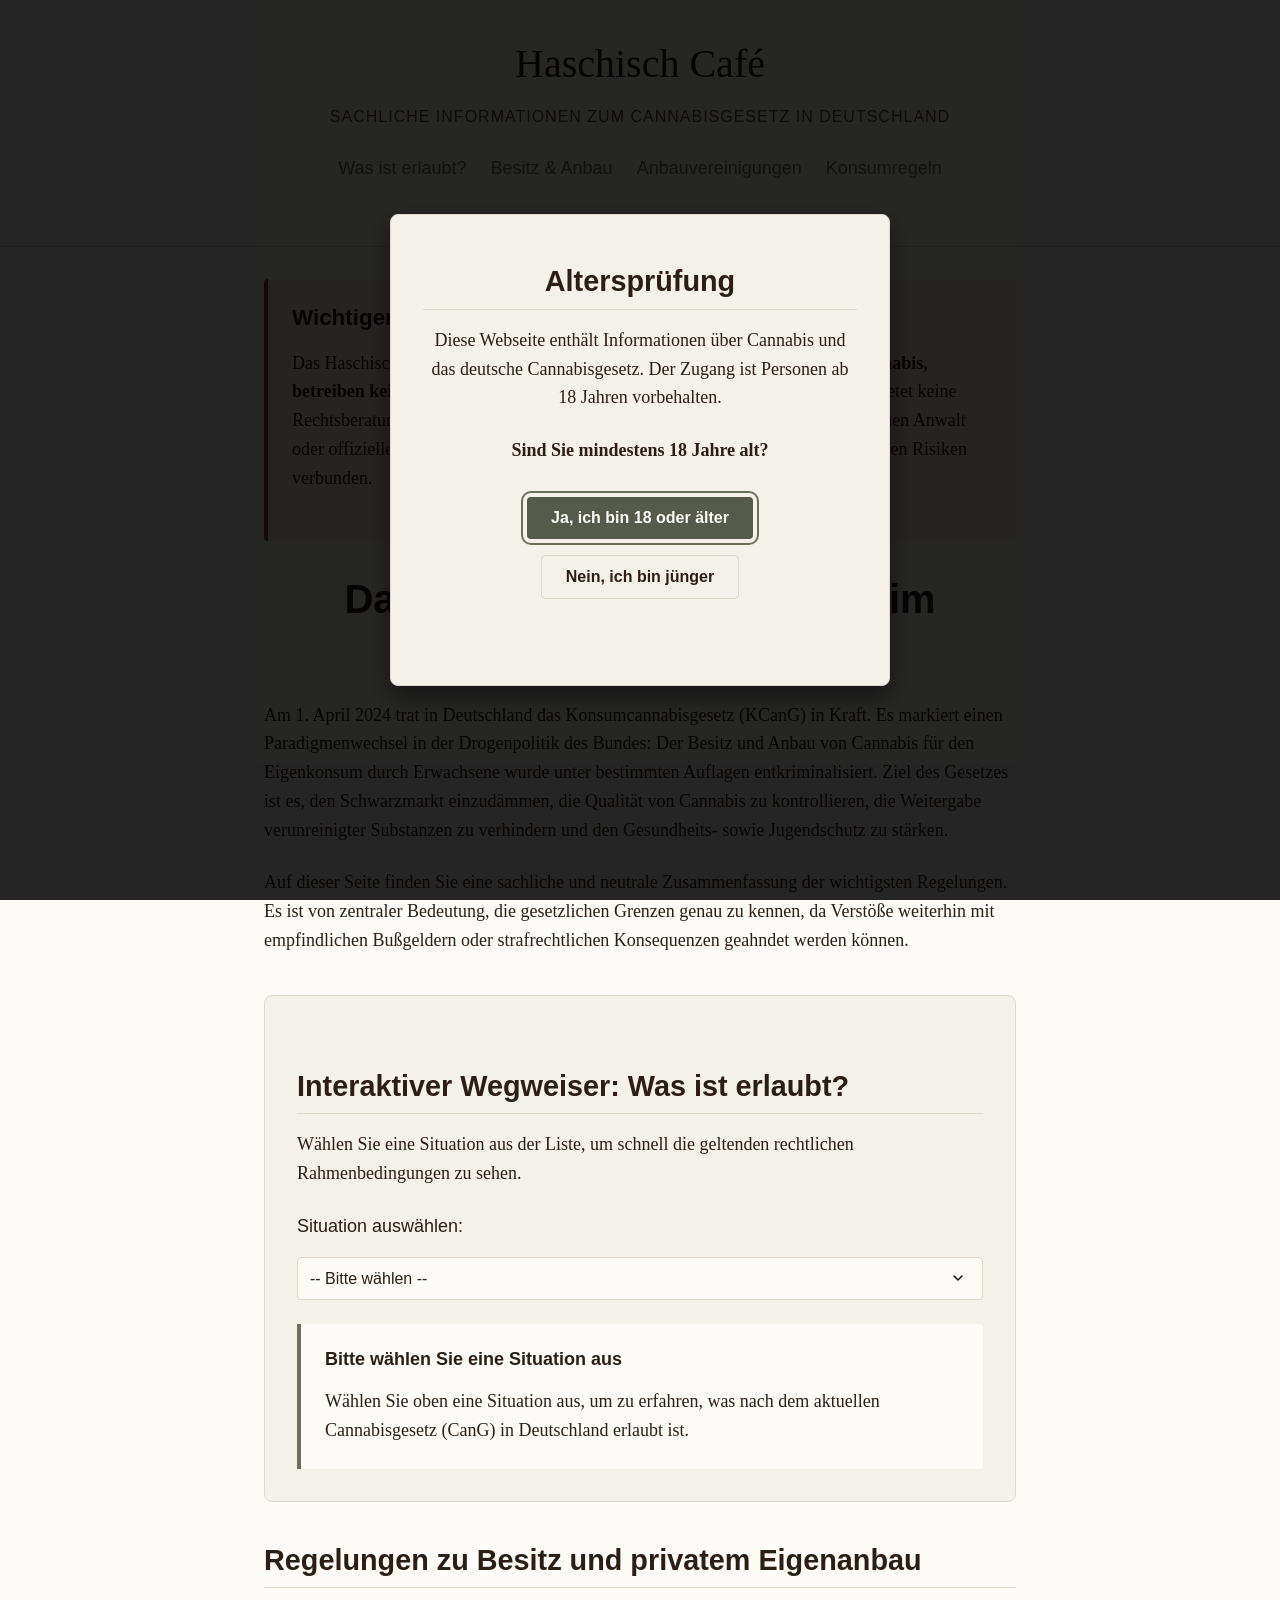
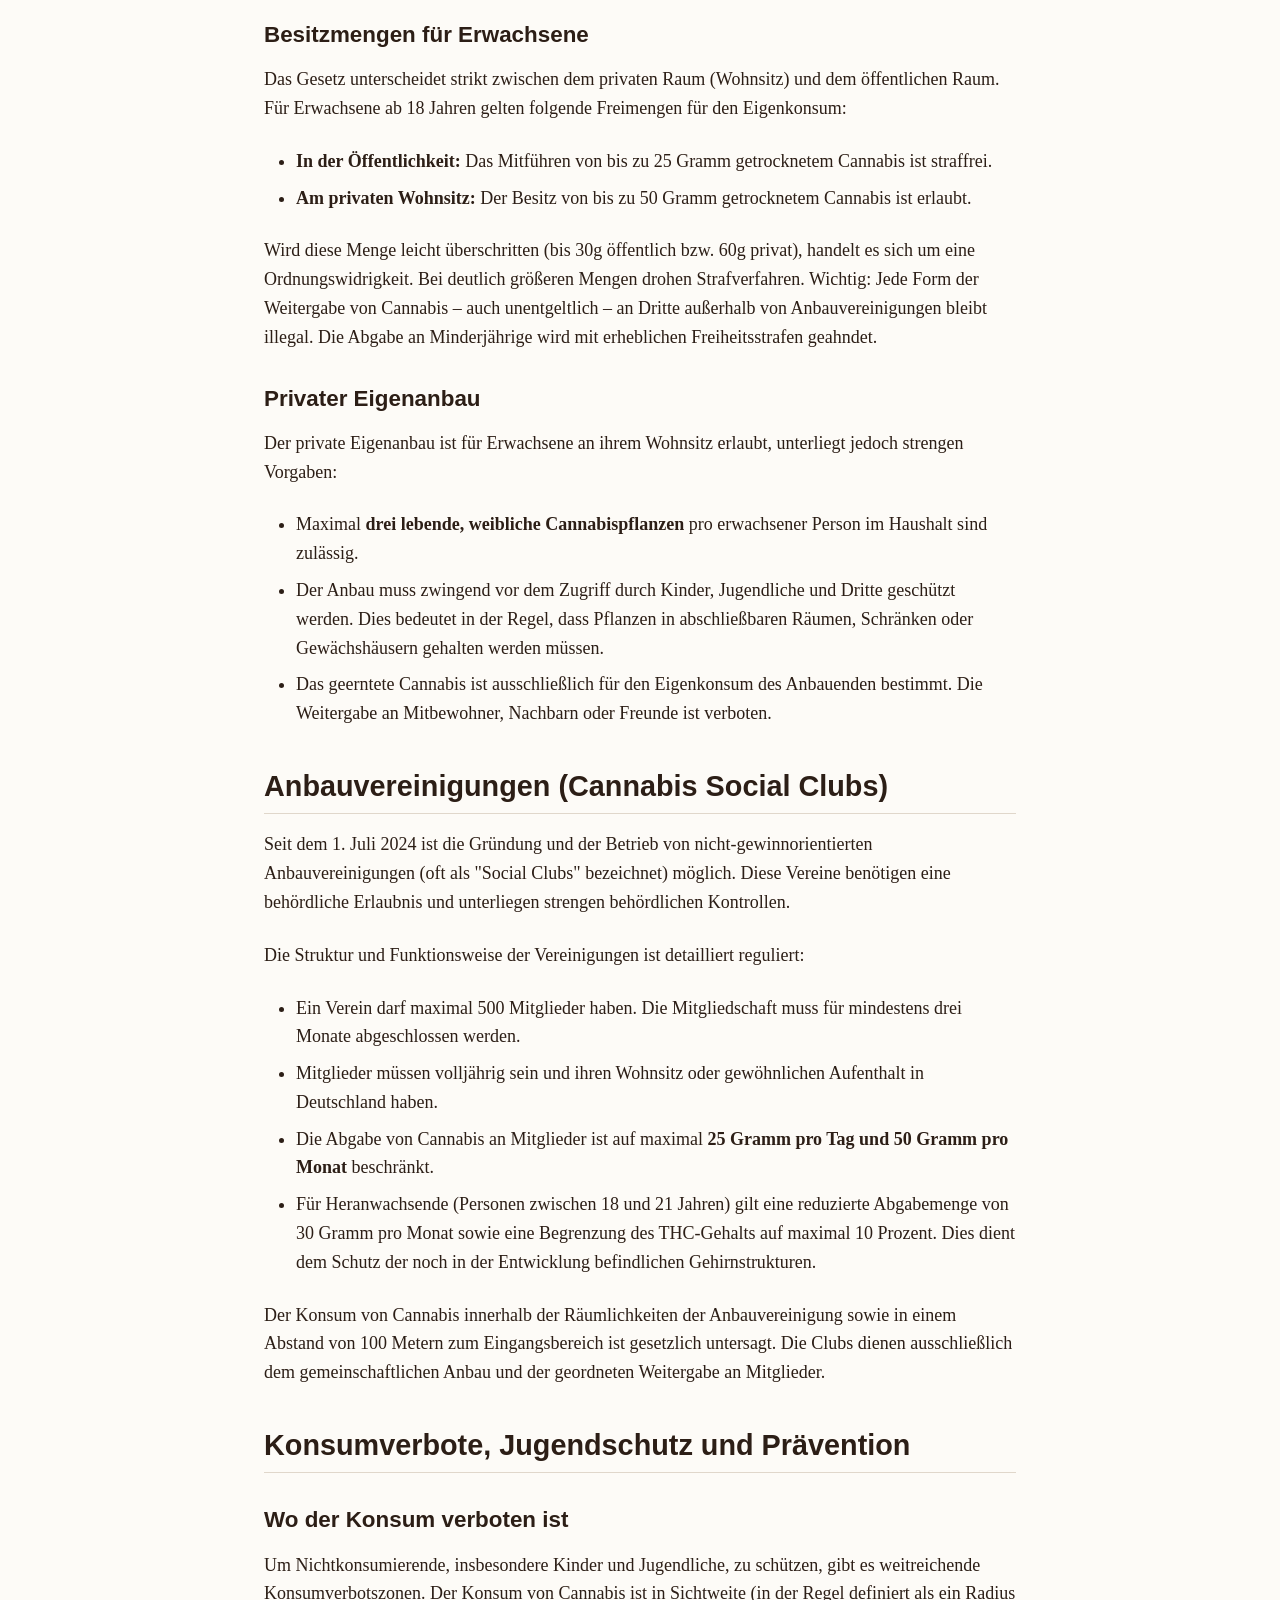
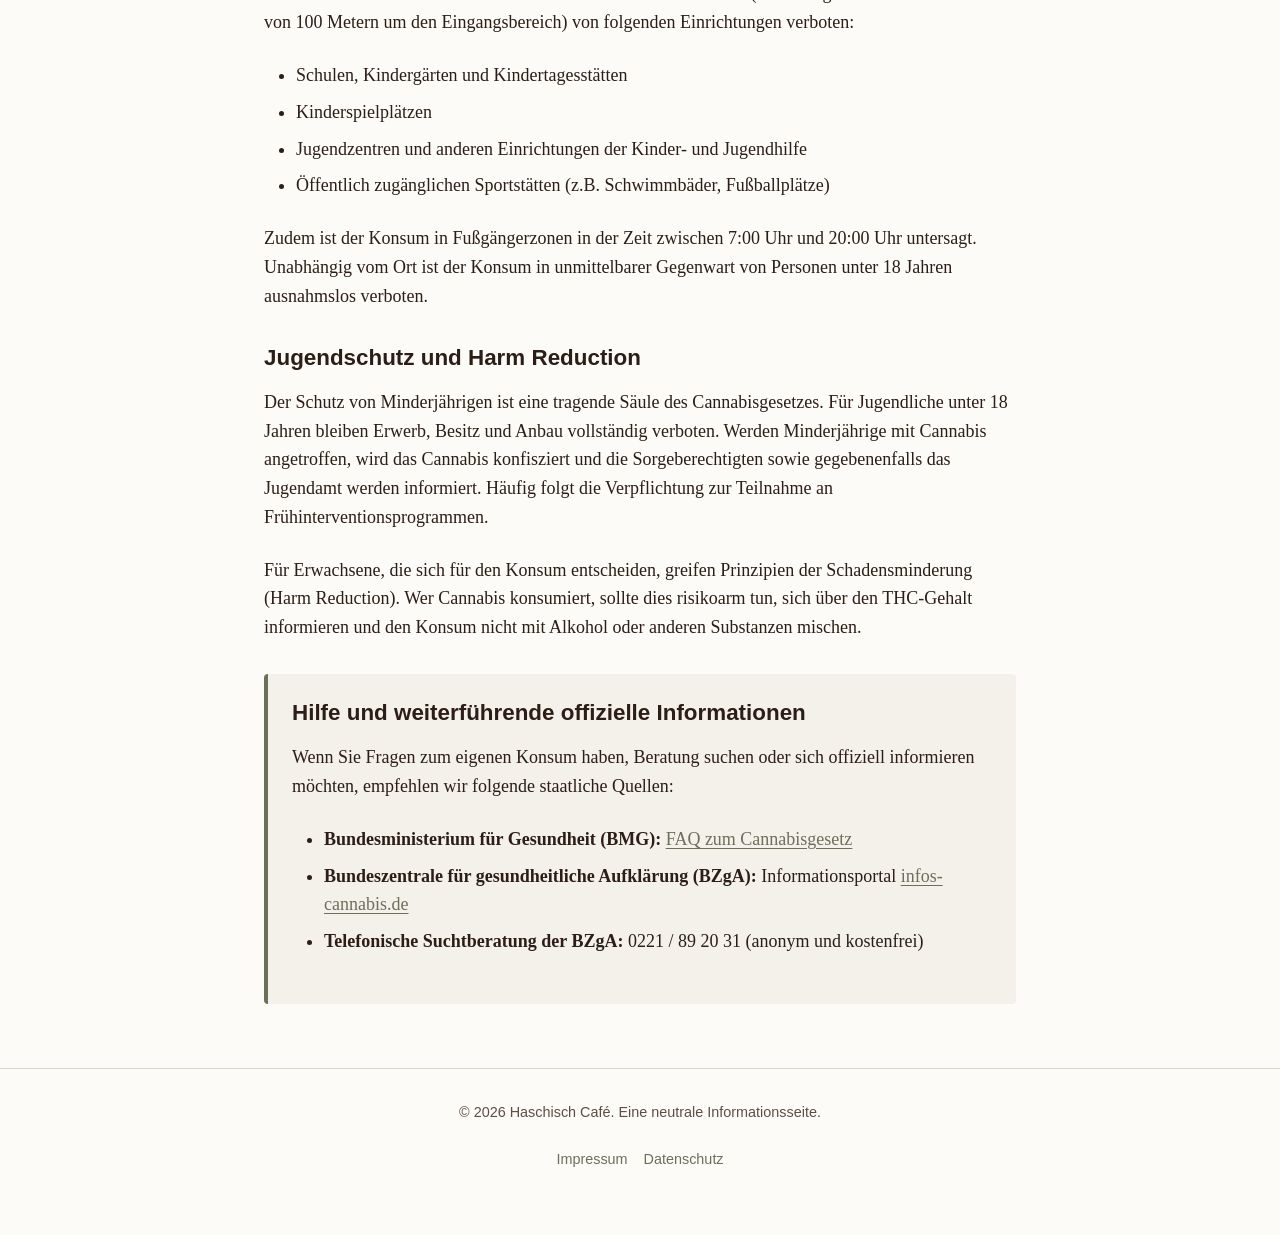
<file: index.html>
<!DOCTYPE html>
<html lang="de">
<head>
    <meta charset="utf-8">
    <meta name="viewport" content="width=device-width, initial-scale=1.0">
    <title>Haschisch Café | Informationen zum Cannabisgesetz (CanG) in Deutschland</title>
    <meta name="description" content="Eine neutrale, sachliche Informationsseite zum deutschen Cannabisgesetz (CanG). Erfahren Sie, was für Erwachsene bezüglich Besitz, Eigenanbau und Konsum erlaubt ist.">
    <meta name="robots" content="index, follow">
    <link rel="icon" type="image/svg+xml" href="/favicon.svg">

    <!-- Open Graph Tags -->
    <meta property="og:title" content="Haschisch Café | Informationen zum Cannabisgesetz (CanG)">
    <meta property="og:description" content="Sachliche Informationen zur Teillegalisierung von Cannabis in Deutschland. Regeln für Besitz, Anbau und Konsum im Überblick.">
    <meta property="og:type" content="website">
    <meta property="og:url" content="https://haschischcafe.de/">
    <meta property="og:locale" content="de_DE">

    <link rel="stylesheet" href="style.css">
</head>
<body>

    <!-- Age Gate Modal Overlay -->
    <div id="age-gate-overlay" class="modal-overlay" aria-hidden="true" role="dialog" aria-modal="true" aria-labelledby="age-gate-title">
        <div class="modal">
            <h2 id="age-gate-title">Altersprüfung</h2>
            <p>Diese Webseite enthält Informationen über Cannabis und das deutsche Cannabisgesetz. Der Zugang ist Personen ab 18 Jahren vorbehalten.</p>
            <p><strong>Sind Sie mindestens 18 Jahre alt?</strong></p>
            <div class="modal-buttons">
                <button id="btn-age-yes" class="btn-primary">Ja, ich bin 18 oder älter</button>
                <button id="btn-age-no" class="btn-secondary">Nein, ich bin jünger</button>
            </div>
            <div id="age-error" class="error-message" aria-live="polite"></div>
        </div>
    </div>

    <header role="banner">
        <div class="container">
            <a href="/" class="site-title">Haschisch Café</a>
            <p class="site-subtitle">Sachliche Informationen zum Cannabisgesetz in Deutschland</p>
            <nav role="navigation" aria-label="Hauptnavigation">
                <ul>
                    <li><a href="#was-ist-erlaubt">Was ist erlaubt?</a></li>
                    <li><a href="#besitz-und-anbau">Besitz & Anbau</a></li>
                    <li><a href="#anbauvereinigungen">Anbauvereinigungen</a></li>
                    <li><a href="#konsum-und-jugendschutz">Konsumregeln</a></li>
                </ul>
            </nav>
        </div>
    </header>

    <main role="main" class="container">

        <div class="callout warning">
            <h3>Wichtiger Hinweis</h3>
            <p>Das Haschisch Café ist eine rein informative Plattform. <strong>Wir verkaufen kein Cannabis, betreiben keinen Social Club und fördern den Konsum nicht.</strong> Diese Website bietet keine Rechtsberatung. Für verbindliche rechtliche Auskünfte wenden Sie sich bitte an einen Anwalt oder offizielle Regierungsstellen. Der Konsum von Cannabis ist mit gesundheitlichen Risiken verbunden.</p>
        </div>

        <section aria-labelledby="intro-heading">
            <h1 id="intro-heading">Das Cannabisgesetz (CanG) im Überblick</h1>
            <p>Am 1. April 2024 trat in Deutschland das Konsumcannabisgesetz (KCanG) in Kraft. Es markiert einen Paradigmenwechsel in der Drogenpolitik des Bundes: Der Besitz und Anbau von Cannabis für den Eigenkonsum durch Erwachsene wurde unter bestimmten Auflagen entkriminalisiert. Ziel des Gesetzes ist es, den Schwarzmarkt einzudämmen, die Qualität von Cannabis zu kontrollieren, die Weitergabe verunreinigter Substanzen zu verhindern und den Gesundheits- sowie Jugendschutz zu stärken.</p>
            <p>Auf dieser Seite finden Sie eine sachliche und neutrale Zusammenfassung der wichtigsten Regelungen. Es ist von zentraler Bedeutung, die gesetzlichen Grenzen genau zu kennen, da Verstöße weiterhin mit empfindlichen Bußgeldern oder strafrechtlichen Konsequenzen geahndet werden können.</p>
        </section>

        <section id="was-ist-erlaubt" class="scenario-selector" aria-labelledby="scenario-heading">
            <h2 id="scenario-heading">Interaktiver Wegweiser: Was ist erlaubt?</h2>
            <p>Wählen Sie eine Situation aus der Liste, um schnell die geltenden rechtlichen Rahmenbedingungen zu sehen.</p>

            <div class="scenario-controls">
                <label for="scenario-select">Situation auswählen:</label>
                <select id="scenario-select" name="scenario">
                    <option value="default">-- Bitte wählen --</option>
                    <option value="public_possession">Besitz unterwegs (Öffentlichkeit)</option>
                    <option value="private_possession">Besitz zu Hause (Privatbereich)</option>
                    <option value="home_grow">Eigener Anbau von Pflanzen</option>
                    <option value="public_consumption">Konsum im öffentlichen Raum</option>
                    <option value="social_clubs">Mitgliedschaft in einem Social Club</option>
                    <option value="driving">Autofahren und Verkehr</option>
                </select>
            </div>

            <div id="scenario-result" class="scenario-result" aria-live="polite">
                <h4>Bitte wählen Sie eine Situation aus</h4>
                <p>Wählen Sie oben eine Situation aus, um zu erfahren, was nach dem aktuellen Cannabisgesetz (CanG) in Deutschland erlaubt ist.</p>
            </div>
        </section>

        <section id="besitz-und-anbau" aria-labelledby="besitz-heading">
            <h2 id="besitz-heading">Regelungen zu Besitz und privatem Eigenanbau</h2>

            <h3>Besitzmengen für Erwachsene</h3>
            <p>Das Gesetz unterscheidet strikt zwischen dem privaten Raum (Wohnsitz) und dem öffentlichen Raum. Für Erwachsene ab 18 Jahren gelten folgende Freimengen für den Eigenkonsum:</p>
            <ul>
                <li><strong>In der Öffentlichkeit:</strong> Das Mitführen von bis zu 25 Gramm getrocknetem Cannabis ist straffrei.</li>
                <li><strong>Am privaten Wohnsitz:</strong> Der Besitz von bis zu 50 Gramm getrocknetem Cannabis ist erlaubt.</li>
            </ul>
            <p>Wird diese Menge leicht überschritten (bis 30g öffentlich bzw. 60g privat), handelt es sich um eine Ordnungswidrigkeit. Bei deutlich größeren Mengen drohen Strafverfahren. Wichtig: Jede Form der Weitergabe von Cannabis – auch unentgeltlich – an Dritte außerhalb von Anbauvereinigungen bleibt illegal. Die Abgabe an Minderjährige wird mit erheblichen Freiheitsstrafen geahndet.</p>

            <h3>Privater Eigenanbau</h3>
            <p>Der private Eigenanbau ist für Erwachsene an ihrem Wohnsitz erlaubt, unterliegt jedoch strengen Vorgaben:</p>
            <ul>
                <li>Maximal <strong>drei lebende, weibliche Cannabispflanzen</strong> pro erwachsener Person im Haushalt sind zulässig.</li>
                <li>Der Anbau muss zwingend vor dem Zugriff durch Kinder, Jugendliche und Dritte geschützt werden. Dies bedeutet in der Regel, dass Pflanzen in abschließbaren Räumen, Schränken oder Gewächshäusern gehalten werden müssen.</li>
                <li>Das geerntete Cannabis ist ausschließlich für den Eigenkonsum des Anbauenden bestimmt. Die Weitergabe an Mitbewohner, Nachbarn oder Freunde ist verboten.</li>
            </ul>
        </section>

        <section id="anbauvereinigungen" aria-labelledby="clubs-heading">
            <h2 id="clubs-heading">Anbauvereinigungen (Cannabis Social Clubs)</h2>
            <p>Seit dem 1. Juli 2024 ist die Gründung und der Betrieb von nicht-gewinnorientierten Anbauvereinigungen (oft als "Social Clubs" bezeichnet) möglich. Diese Vereine benötigen eine behördliche Erlaubnis und unterliegen strengen behördlichen Kontrollen.</p>

            <p>Die Struktur und Funktionsweise der Vereinigungen ist detailliert reguliert:</p>
            <ul>
                <li>Ein Verein darf maximal 500 Mitglieder haben. Die Mitgliedschaft muss für mindestens drei Monate abgeschlossen werden.</li>
                <li>Mitglieder müssen volljährig sein und ihren Wohnsitz oder gewöhnlichen Aufenthalt in Deutschland haben.</li>
                <li>Die Abgabe von Cannabis an Mitglieder ist auf maximal <strong>25 Gramm pro Tag und 50 Gramm pro Monat</strong> beschränkt.</li>
                <li>Für Heranwachsende (Personen zwischen 18 und 21 Jahren) gilt eine reduzierte Abgabemenge von 30 Gramm pro Monat sowie eine Begrenzung des THC-Gehalts auf maximal 10 Prozent. Dies dient dem Schutz der noch in der Entwicklung befindlichen Gehirnstrukturen.</li>
            </ul>
            <p>Der Konsum von Cannabis innerhalb der Räumlichkeiten der Anbauvereinigung sowie in einem Abstand von 100 Metern zum Eingangsbereich ist gesetzlich untersagt. Die Clubs dienen ausschließlich dem gemeinschaftlichen Anbau und der geordneten Weitergabe an Mitglieder.</p>
        </section>

        <section id="konsum-und-jugendschutz" aria-labelledby="konsum-heading">
            <h2 id="konsum-heading">Konsumverbote, Jugendschutz und Prävention</h2>

            <h3>Wo der Konsum verboten ist</h3>
            <p>Um Nichtkonsumierende, insbesondere Kinder und Jugendliche, zu schützen, gibt es weitreichende Konsumverbotszonen. Der Konsum von Cannabis ist in Sichtweite (in der Regel definiert als ein Radius von 100 Metern um den Eingangsbereich) von folgenden Einrichtungen verboten:</p>
            <ul>
                <li>Schulen, Kindergärten und Kindertagesstätten</li>
                <li>Kinderspielplätzen</li>
                <li>Jugendzentren und anderen Einrichtungen der Kinder- und Jugendhilfe</li>
                <li>Öffentlich zugänglichen Sportstätten (z.B. Schwimmbäder, Fußballplätze)</li>
            </ul>
            <p>Zudem ist der Konsum in Fußgängerzonen in der Zeit zwischen 7:00 Uhr und 20:00 Uhr untersagt. Unabhängig vom Ort ist der Konsum in unmittelbarer Gegenwart von Personen unter 18 Jahren ausnahmslos verboten.</p>

            <h3>Jugendschutz und Harm Reduction</h3>
            <p>Der Schutz von Minderjährigen ist eine tragende Säule des Cannabisgesetzes. Für Jugendliche unter 18 Jahren bleiben Erwerb, Besitz und Anbau vollständig verboten. Werden Minderjährige mit Cannabis angetroffen, wird das Cannabis konfisziert und die Sorgeberechtigten sowie gegebenenfalls das Jugendamt werden informiert. Häufig folgt die Verpflichtung zur Teilnahme an Frühinterventionsprogrammen.</p>

            <p>Für Erwachsene, die sich für den Konsum entscheiden, greifen Prinzipien der Schadensminderung (Harm Reduction). Wer Cannabis konsumiert, sollte dies risikoarm tun, sich über den THC-Gehalt informieren und den Konsum nicht mit Alkohol oder anderen Substanzen mischen.</p>

            <div class="callout info">
                <h3>Hilfe und weiterführende offizielle Informationen</h3>
                <p>Wenn Sie Fragen zum eigenen Konsum haben, Beratung suchen oder sich offiziell informieren möchten, empfehlen wir folgende staatliche Quellen:</p>
                <ul>
                    <li><strong>Bundesministerium für Gesundheit (BMG):</strong> <a href="https://www.bundesgesundheitsministerium.de/themen/cannabis" target="_blank" rel="noopener noreferrer">FAQ zum Cannabisgesetz</a></li>
                    <li><strong>Bundeszentrale für gesundheitliche Aufklärung (BZgA):</strong> Informationsportal <a href="https://www.infos-cannabis.de/" target="_blank" rel="noopener noreferrer">infos-cannabis.de</a></li>
                    <li><strong>Telefonische Suchtberatung der BZgA:</strong> 0221 / 89 20 31 (anonym und kostenfrei)</li>
                </ul>
            </div>
        </section>

    </main>

    <footer role="contentinfo">
        <div class="container">
            <p>&copy; 2026 Haschisch Café. Eine neutrale Informationsseite.</p>
            <nav aria-label="Fußzeilen-Navigation">
                <ul>
                    <li><a href="impressum.html">Impressum</a></li>
                    <li><a href="datenschutz.html">Datenschutz</a></li>
                </ul>
            </nav>
        </div>
    </footer>

    <script src="script.js"></script>
</body>
</html>
</file>
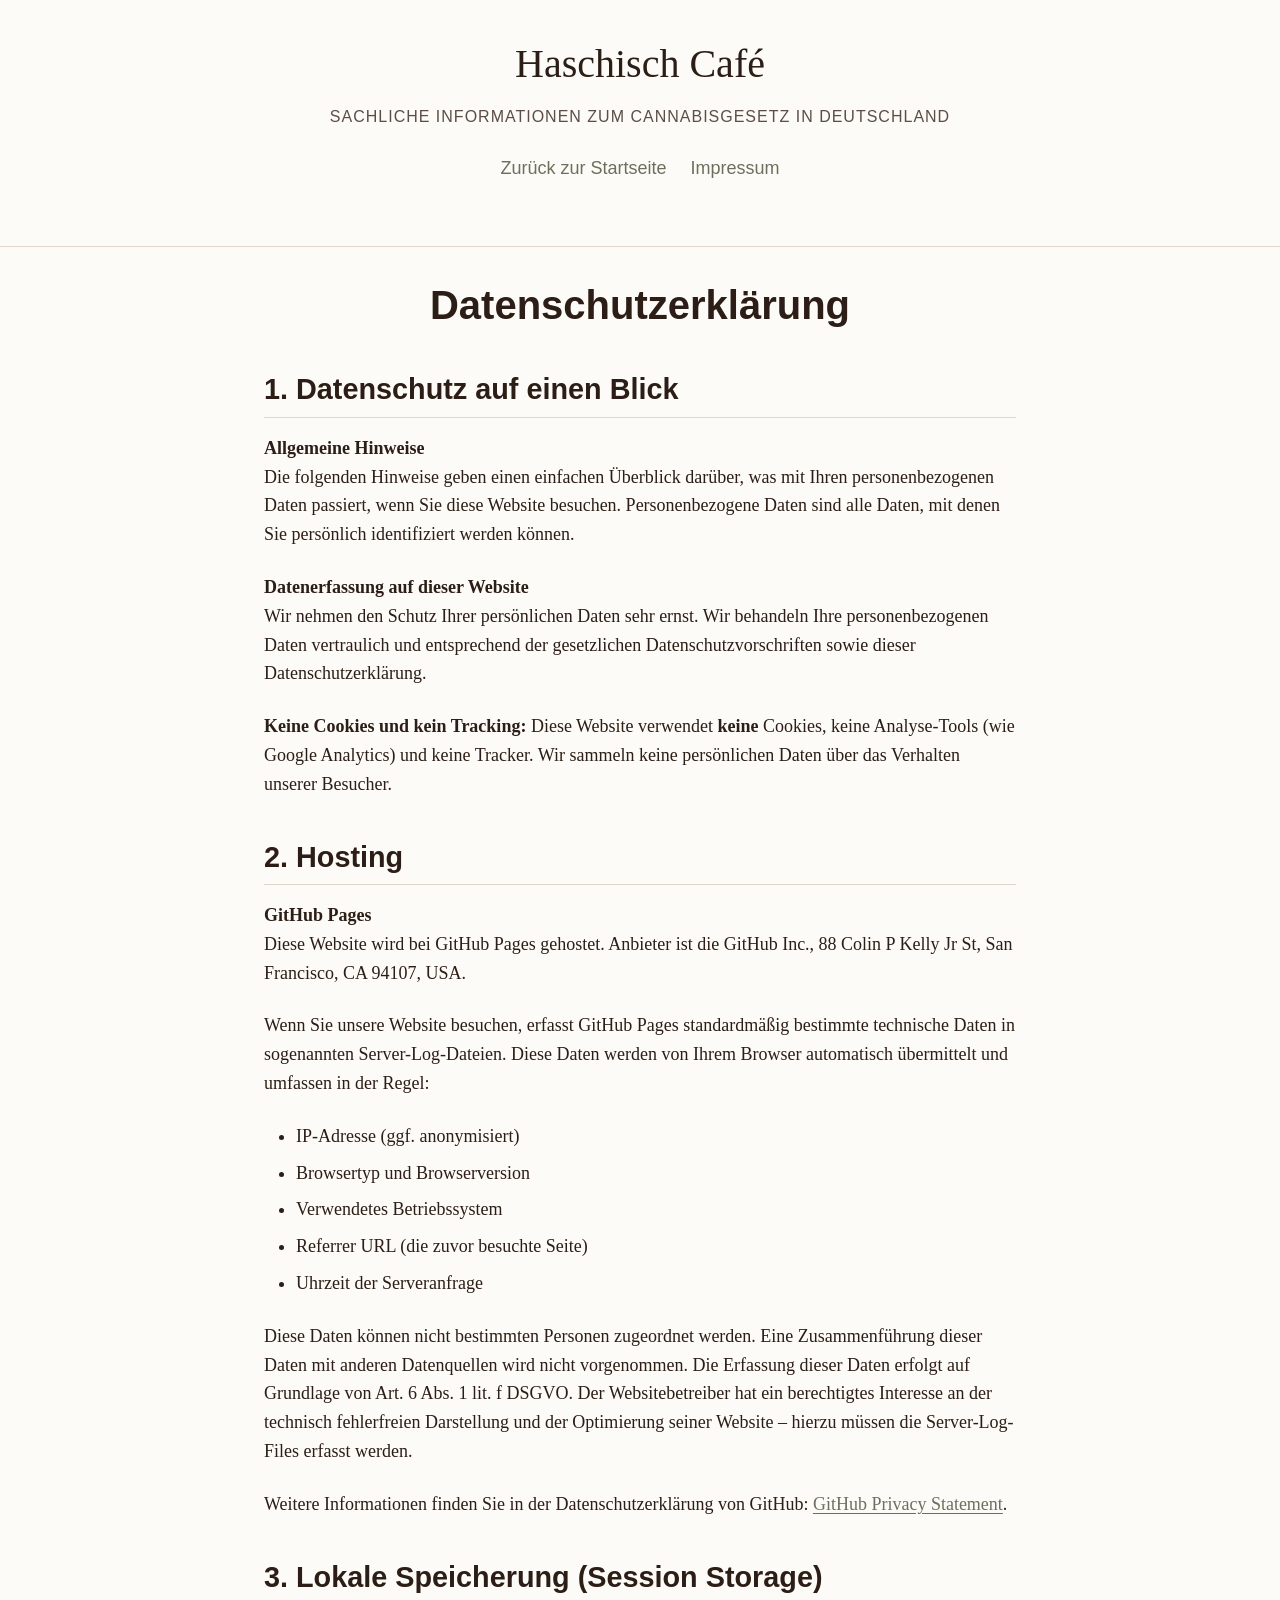
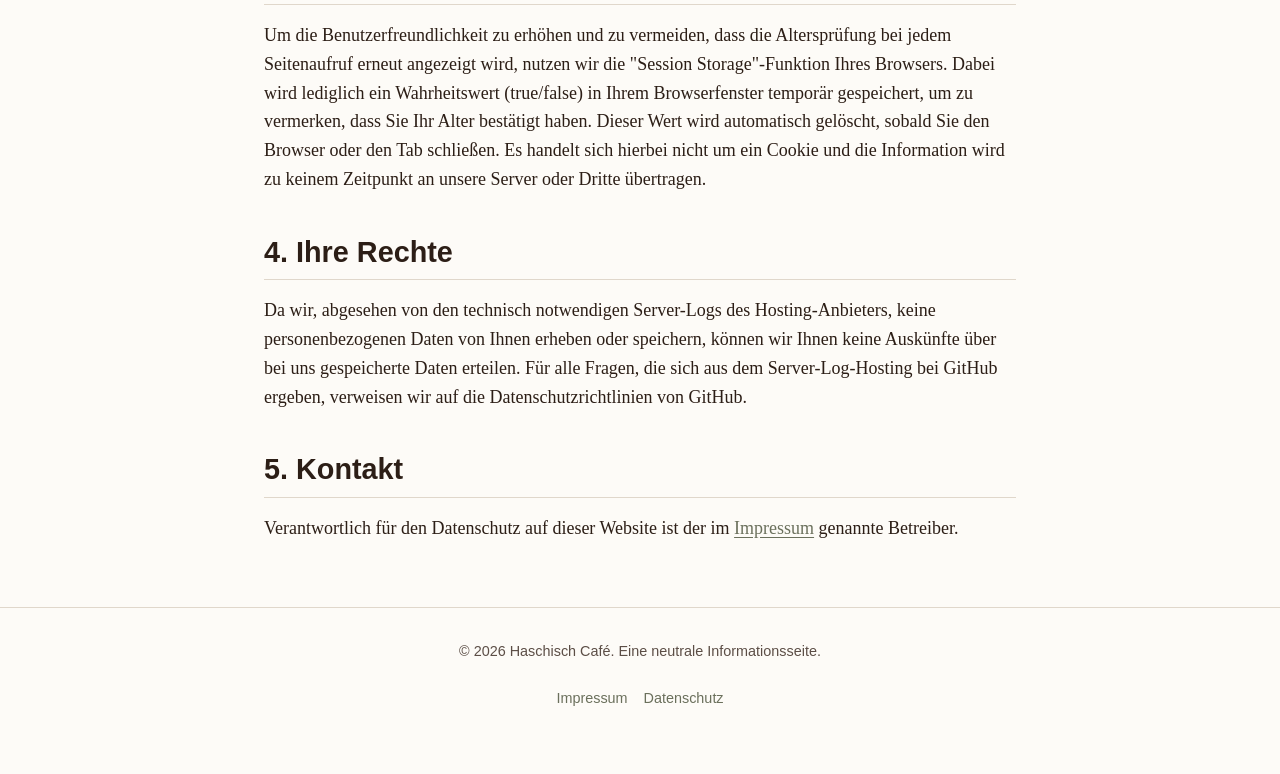
<file: datenschutz.html>
<!DOCTYPE html>
<html lang="de">
<head>
    <meta charset="utf-8">
    <meta name="viewport" content="width=device-width, initial-scale=1.0">
    <title>Datenschutz | Haschisch Café</title>
    <meta name="robots" content="noindex, follow">
    <link rel="icon" type="image/svg+xml" href="/favicon.svg">
    <link rel="stylesheet" href="style.css">
</head>
<body>

    <header role="banner">
        <div class="container">
            <a href="/" class="site-title">Haschisch Café</a>
            <p class="site-subtitle">Sachliche Informationen zum Cannabisgesetz in Deutschland</p>
            <nav role="navigation" aria-label="Hauptnavigation">
                <ul>
                    <li><a href="/">Zurück zur Startseite</a></li>
                    <li><a href="impressum.html">Impressum</a></li>
                </ul>
            </nav>
        </div>
    </header>

    <main role="main" class="container">

        <section aria-labelledby="privacy-heading">
            <h1 id="privacy-heading">Datenschutzerklärung</h1>

            <h2>1. Datenschutz auf einen Blick</h2>
            <p><strong>Allgemeine Hinweise</strong><br>
            Die folgenden Hinweise geben einen einfachen Überblick darüber, was mit Ihren personenbezogenen Daten passiert, wenn Sie diese Website besuchen. Personenbezogene Daten sind alle Daten, mit denen Sie persönlich identifiziert werden können.</p>

            <p><strong>Datenerfassung auf dieser Website</strong><br>
            Wir nehmen den Schutz Ihrer persönlichen Daten sehr ernst. Wir behandeln Ihre personenbezogenen Daten vertraulich und entsprechend der gesetzlichen Datenschutzvorschriften sowie dieser Datenschutzerklärung.</p>
            <p><strong>Keine Cookies und kein Tracking:</strong> Diese Website verwendet <strong>keine</strong> Cookies, keine Analyse-Tools (wie Google Analytics) und keine Tracker. Wir sammeln keine persönlichen Daten über das Verhalten unserer Besucher.</p>

            <h2>2. Hosting</h2>
            <p><strong>GitHub Pages</strong><br>
            Diese Website wird bei GitHub Pages gehostet. Anbieter ist die GitHub Inc., 88 Colin P Kelly Jr St, San Francisco, CA 94107, USA.</p>
            <p>Wenn Sie unsere Website besuchen, erfasst GitHub Pages standardmäßig bestimmte technische Daten in sogenannten Server-Log-Dateien. Diese Daten werden von Ihrem Browser automatisch übermittelt und umfassen in der Regel:
            </p>
            <ul>
                <li>IP-Adresse (ggf. anonymisiert)</li>
                <li>Browsertyp und Browserversion</li>
                <li>Verwendetes Betriebssystem</li>
                <li>Referrer URL (die zuvor besuchte Seite)</li>
                <li>Uhrzeit der Serveranfrage</li>
            </ul>
            <p>Diese Daten können nicht bestimmten Personen zugeordnet werden. Eine Zusammenführung dieser Daten mit anderen Datenquellen wird nicht vorgenommen. Die Erfassung dieser Daten erfolgt auf Grundlage von Art. 6 Abs. 1 lit. f DSGVO. Der Websitebetreiber hat ein berechtigtes Interesse an der technisch fehlerfreien Darstellung und der Optimierung seiner Website – hierzu müssen die Server-Log-Files erfasst werden.</p>
            <p>Weitere Informationen finden Sie in der Datenschutzerklärung von GitHub: <a href="https://docs.github.com/en/site-policy/privacy-policies/github-privacy-statement" target="_blank" rel="noopener noreferrer">GitHub Privacy Statement</a>.</p>

            <h2>3. Lokale Speicherung (Session Storage)</h2>
            <p>Um die Benutzerfreundlichkeit zu erhöhen und zu vermeiden, dass die Altersprüfung bei jedem Seitenaufruf erneut angezeigt wird, nutzen wir die "Session Storage"-Funktion Ihres Browsers. Dabei wird lediglich ein Wahrheitswert (true/false) in Ihrem Browserfenster temporär gespeichert, um zu vermerken, dass Sie Ihr Alter bestätigt haben. Dieser Wert wird automatisch gelöscht, sobald Sie den Browser oder den Tab schließen. Es handelt sich hierbei nicht um ein Cookie und die Information wird zu keinem Zeitpunkt an unsere Server oder Dritte übertragen.</p>

            <h2>4. Ihre Rechte</h2>
            <p>Da wir, abgesehen von den technisch notwendigen Server-Logs des Hosting-Anbieters, keine personenbezogenen Daten von Ihnen erheben oder speichern, können wir Ihnen keine Auskünfte über bei uns gespeicherte Daten erteilen. Für alle Fragen, die sich aus dem Server-Log-Hosting bei GitHub ergeben, verweisen wir auf die Datenschutzrichtlinien von GitHub.</p>

            <h2>5. Kontakt</h2>
            <p>Verantwortlich für den Datenschutz auf dieser Website ist der im <a href="impressum.html">Impressum</a> genannte Betreiber.</p>
        </section>

    </main>

    <footer role="contentinfo">
        <div class="container">
            <p>&copy; 2026 Haschisch Café. Eine neutrale Informationsseite.</p>
            <nav aria-label="Fußzeilen-Navigation">
                <ul>
                    <li><a href="impressum.html">Impressum</a></li>
                    <li><a href="datenschutz.html">Datenschutz</a></li>
                </ul>
            </nav>
        </div>
    </footer>

</body>
</html>
</file>
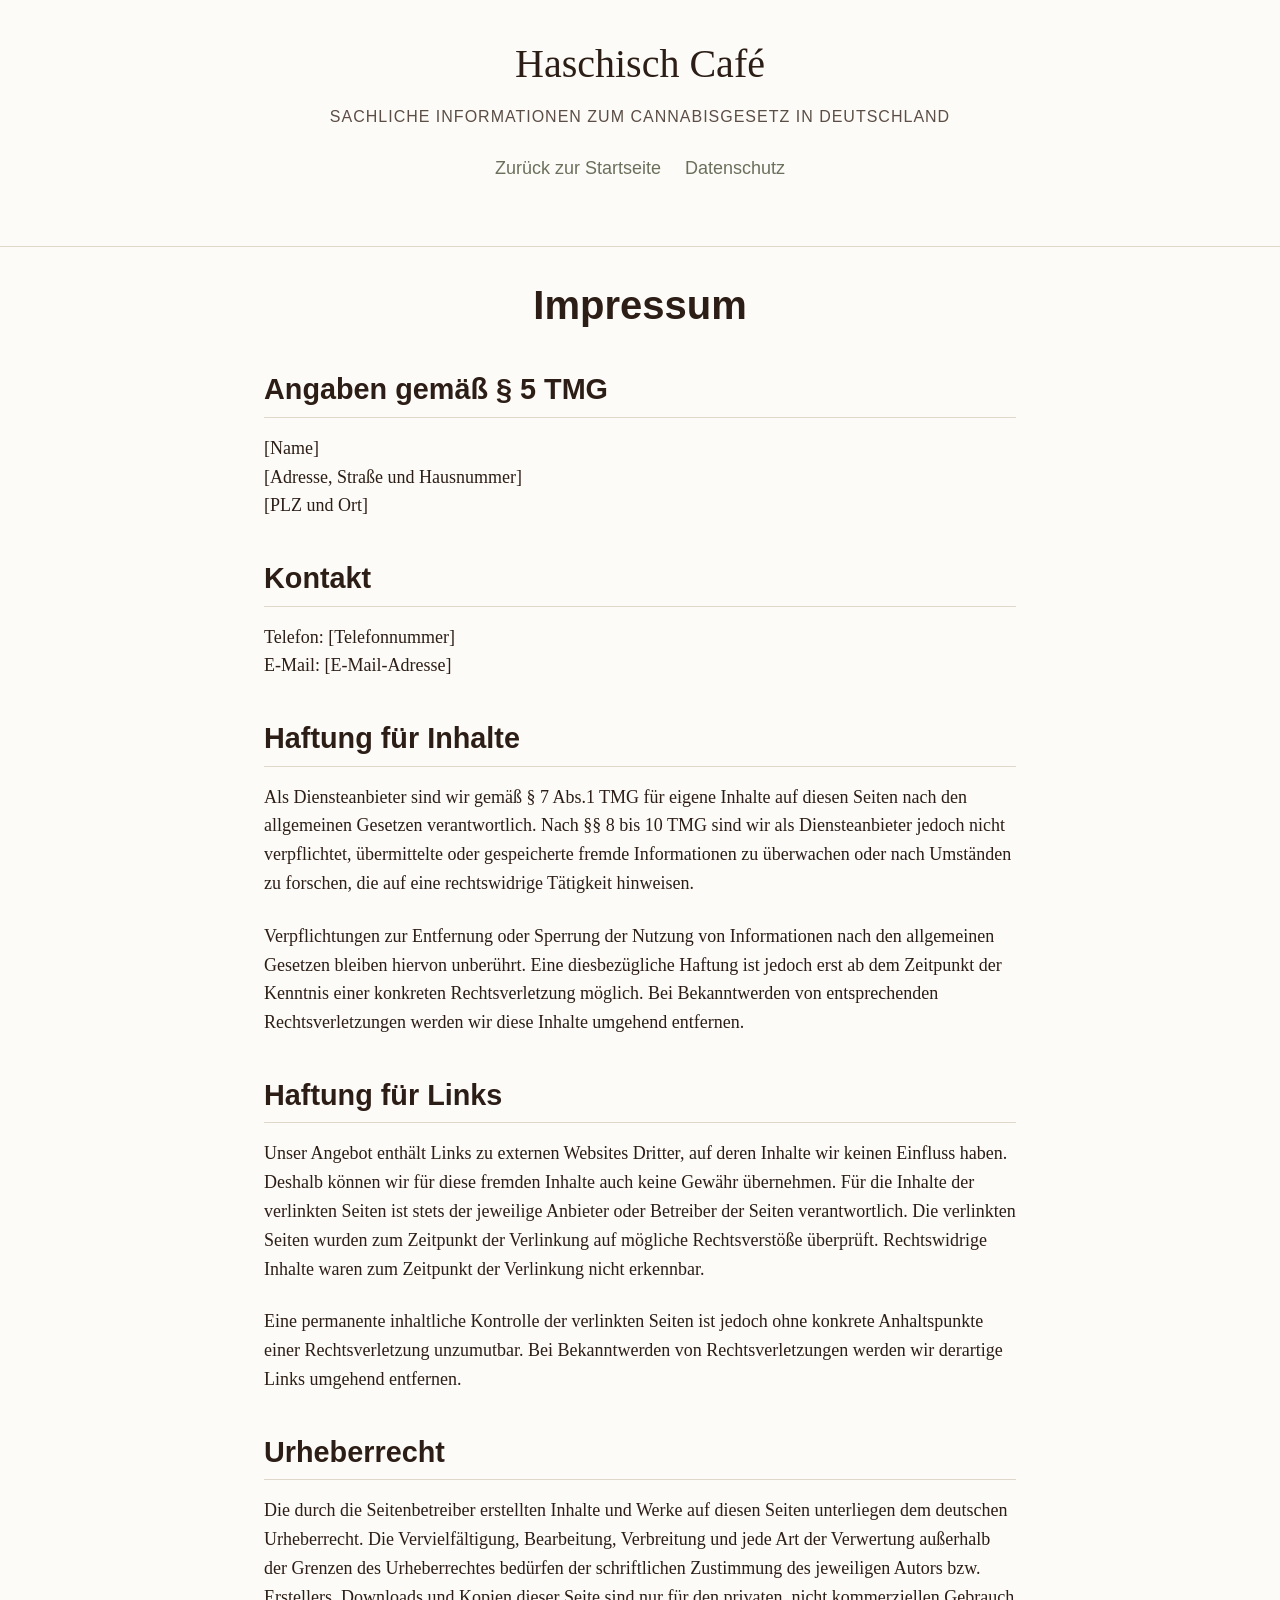
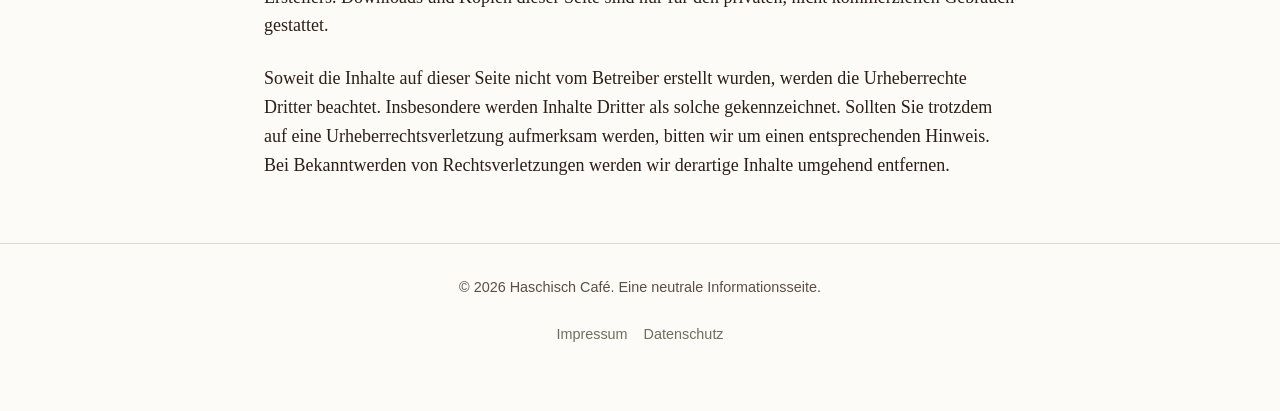
<file: impressum.html>
<!DOCTYPE html>
<html lang="de">
<head>
    <meta charset="utf-8">
    <meta name="viewport" content="width=device-width, initial-scale=1.0">
    <title>Impressum | Haschisch Café</title>
    <meta name="robots" content="noindex, follow">
    <link rel="icon" type="image/svg+xml" href="/favicon.svg">
    <link rel="stylesheet" href="style.css">
</head>
<body>

    <header role="banner">
        <div class="container">
            <a href="/" class="site-title">Haschisch Café</a>
            <p class="site-subtitle">Sachliche Informationen zum Cannabisgesetz in Deutschland</p>
            <nav role="navigation" aria-label="Hauptnavigation">
                <ul>
                    <li><a href="/">Zurück zur Startseite</a></li>
                    <li><a href="datenschutz.html">Datenschutz</a></li>
                </ul>
            </nav>
        </div>
    </header>

    <main role="main" class="container">

        <section aria-labelledby="impressum-heading">
            <h1 id="impressum-heading">Impressum</h1>

            <h2>Angaben gemäß § 5 TMG</h2>
            <p>
                [Name]<br>
                [Adresse, Straße und Hausnummer]<br>
                [PLZ und Ort]<br>
            </p>

            <h2>Kontakt</h2>
            <p>
                Telefon: [Telefonnummer]<br>
                E-Mail: [E-Mail-Adresse]<br>
            </p>

            <h2>Haftung für Inhalte</h2>
            <p>Als Diensteanbieter sind wir gemäß § 7 Abs.1 TMG für eigene Inhalte auf diesen Seiten nach den allgemeinen Gesetzen verantwortlich. Nach §§ 8 bis 10 TMG sind wir als Diensteanbieter jedoch nicht verpflichtet, übermittelte oder gespeicherte fremde Informationen zu überwachen oder nach Umständen zu forschen, die auf eine rechtswidrige Tätigkeit hinweisen.</p>
            <p>Verpflichtungen zur Entfernung oder Sperrung der Nutzung von Informationen nach den allgemeinen Gesetzen bleiben hiervon unberührt. Eine diesbezügliche Haftung ist jedoch erst ab dem Zeitpunkt der Kenntnis einer konkreten Rechtsverletzung möglich. Bei Bekanntwerden von entsprechenden Rechtsverletzungen werden wir diese Inhalte umgehend entfernen.</p>

            <h2>Haftung für Links</h2>
            <p>Unser Angebot enthält Links zu externen Websites Dritter, auf deren Inhalte wir keinen Einfluss haben. Deshalb können wir für diese fremden Inhalte auch keine Gewähr übernehmen. Für die Inhalte der verlinkten Seiten ist stets der jeweilige Anbieter oder Betreiber der Seiten verantwortlich. Die verlinkten Seiten wurden zum Zeitpunkt der Verlinkung auf mögliche Rechtsverstöße überprüft. Rechtswidrige Inhalte waren zum Zeitpunkt der Verlinkung nicht erkennbar.</p>
            <p>Eine permanente inhaltliche Kontrolle der verlinkten Seiten ist jedoch ohne konkrete Anhaltspunkte einer Rechtsverletzung unzumutbar. Bei Bekanntwerden von Rechtsverletzungen werden wir derartige Links umgehend entfernen.</p>

            <h2>Urheberrecht</h2>
            <p>Die durch die Seitenbetreiber erstellten Inhalte und Werke auf diesen Seiten unterliegen dem deutschen Urheberrecht. Die Vervielfältigung, Bearbeitung, Verbreitung und jede Art der Verwertung außerhalb der Grenzen des Urheberrechtes bedürfen der schriftlichen Zustimmung des jeweiligen Autors bzw. Erstellers. Downloads und Kopien dieser Seite sind nur für den privaten, nicht kommerziellen Gebrauch gestattet.</p>
            <p>Soweit die Inhalte auf dieser Seite nicht vom Betreiber erstellt wurden, werden die Urheberrechte Dritter beachtet. Insbesondere werden Inhalte Dritter als solche gekennzeichnet. Sollten Sie trotzdem auf eine Urheberrechtsverletzung aufmerksam werden, bitten wir um einen entsprechenden Hinweis. Bei Bekanntwerden von Rechtsverletzungen werden wir derartige Inhalte umgehend entfernen.</p>
        </section>

    </main>

    <footer role="contentinfo">
        <div class="container">
            <p>&copy; 2026 Haschisch Café. Eine neutrale Informationsseite.</p>
            <nav aria-label="Fußzeilen-Navigation">
                <ul>
                    <li><a href="impressum.html">Impressum</a></li>
                    <li><a href="datenschutz.html">Datenschutz</a></li>
                </ul>
            </nav>
        </div>
    </footer>

</body>
</html>
</file>
<file: style.css>
/* style.css */
:root {
    /* Light Theme - Coffee-house calm */
    --bg-color: #fdfbf7; /* Cream */
    --text-color: #2c1e16; /* Espresso Brown */
    --text-muted: #5c4e46;
    --accent-color: #6b705c; /* Muted Olive */
    --accent-hover: #565a4a;
    --surface-color: #f4f0ea;
    --surface-border: #e0d7cb;
    --focus-ring: #6b705c;
    --error-color: #9d3a3a;

    /* System Font Stacks */
    --font-serif: Georgia, "Times New Roman", Times, serif;
    --font-sans: -apple-system, BlinkMacSystemFont, "Segoe UI", Roboto, Helvetica, Arial, sans-serif;

    /* Layout */
    --container-width: 800px;
}

@media (prefers-color-scheme: dark) {
    :root {
        /* Dark Theme */
        --bg-color: #1f1612; /* Dark Espresso */
        --text-color: #ebd9c8; /* Warm Cream */
        --text-muted: #a69b92;
        --accent-color: #8a9a7a; /* Lighter Muted Olive */
        --accent-hover: #9eaf8c;
        --surface-color: #2c1e16;
        --surface-border: #4a362a;
        --focus-ring: #8a9a7a;
        --error-color: #d27979;
    }
}

* {
    box-sizing: border-box;
    margin: 0;
    padding: 0;
}

body {
    font-family: var(--font-serif);
    background-color: var(--bg-color);
    color: var(--text-color);
    line-height: 1.6;
    font-size: 18px;
    overflow-x: hidden;
}

h1, h2, h3, h4, h5, h6 {
    font-family: var(--font-sans);
    font-weight: 600;
    line-height: 1.3;
    margin-bottom: 1rem;
    color: var(--text-color);
}

h1 { font-size: 2.5rem; margin-top: 2rem; margin-bottom: 1.5rem; text-align: center; }
h2 { font-size: 1.8rem; margin-top: 2.5rem; border-bottom: 1px solid var(--surface-border); padding-bottom: 0.5rem; }
h3 { font-size: 1.4rem; margin-top: 2rem; }

p, ul, ol {
    margin-bottom: 1.5rem;
}

ul, ol {
    padding-left: 2rem;
}

li {
    margin-bottom: 0.5rem;
}

a {
    color: var(--accent-color);
    text-decoration: underline;
    text-underline-offset: 3px;
    transition: color 0.2s ease;
}

a:hover, a:focus {
    color: var(--accent-hover);
}

/* Focus styles for accessibility */
*:focus-visible {
    outline: 2px solid var(--focus-ring);
    outline-offset: 4px;
}

/* Reduced motion */
@media (prefers-reduced-motion: reduce) {
    * {
        animation-duration: 0.01ms !important;
        animation-iteration-count: 1 !important;
        transition-duration: 0.01ms !important;
        scroll-behavior: auto !important;
    }
}

/* Layout */
.container {
    max-width: var(--container-width);
    margin: 0 auto;
    padding: 0 1.5rem;
}

header {
    padding: 2rem 0;
    text-align: center;
    border-bottom: 1px solid var(--surface-border);
    margin-bottom: 2rem;
}

.site-title {
    font-family: var(--font-serif);
    font-size: 2.5rem;
    margin: 0;
    color: var(--text-color);
    text-decoration: none;
}

.site-subtitle {
    font-family: var(--font-sans);
    font-size: 1rem;
    color: var(--text-muted);
    text-transform: uppercase;
    letter-spacing: 1px;
    margin-top: 0.5rem;
}

nav {
    margin-top: 1.5rem;
}

nav ul {
    list-style: none;
    padding: 0;
    display: flex;
    justify-content: center;
    gap: 1.5rem;
    flex-wrap: wrap;
}

nav a {
    font-family: var(--font-sans);
    text-decoration: none;
    font-weight: 500;
}

main {
    min-height: 60vh;
}

footer {
    margin-top: 4rem;
    padding: 2rem 0;
    border-top: 1px solid var(--surface-border);
    text-align: center;
    font-family: var(--font-sans);
    font-size: 0.9rem;
    color: var(--text-muted);
}

footer p {
    margin-bottom: 0.5rem;
}

footer nav ul {
    gap: 1rem;
}

/* Interactive Component: Scenario Selector */
.scenario-selector {
    background-color: var(--surface-color);
    border: 1px solid var(--surface-border);
    border-radius: 8px;
    padding: 2rem;
    margin: 2.5rem 0;
}

.scenario-selector h3 {
    margin-top: 0;
    text-align: center;
}

.scenario-controls {
    display: flex;
    flex-direction: column;
    gap: 1rem;
    margin-bottom: 1.5rem;
}

.scenario-controls label {
    font-family: var(--font-sans);
    font-weight: 500;
}

.scenario-controls select {
    width: 100%;
    padding: 0.75rem;
    font-family: var(--font-sans);
    font-size: 1rem;
    background-color: var(--bg-color);
    color: var(--text-color);
    border: 1px solid var(--surface-border);
    border-radius: 4px;
    cursor: pointer;
    appearance: none;
    background-image: url("data:image/svg+xml;charset=utf-8,%3Csvg xmlns='http://www.w3.org/2000/svg' width='16' height='16' viewBox='0 0 24 24' fill='none' stroke='currentColor' stroke-width='2' stroke-linecap='round' stroke-linejoin='round'%3E%3Cpolyline points='6 9 12 15 18 9'%3E%3C/polyline%3E%3C/svg%3E");
    background-repeat: no-repeat;
    background-position: right 1rem center;
}

.scenario-controls select:focus {
    outline: 2px solid var(--focus-ring);
    border-color: var(--focus-ring);
}

/* For dark mode select arrows */
@media (prefers-color-scheme: dark) {
    .scenario-controls select {
        background-image: url("data:image/svg+xml;charset=utf-8,%3Csvg xmlns='http://www.w3.org/2000/svg' width='16' height='16' viewBox='0 0 24 24' fill='none' stroke='%23ebd9c8' stroke-width='2' stroke-linecap='round' stroke-linejoin='round'%3E%3Cpolyline points='6 9 12 15 18 9'%3E%3C/polyline%3E%3C/svg%3E");
    }
}

.scenario-result {
    padding: 1.5rem;
    background-color: var(--bg-color);
    border-left: 4px solid var(--accent-color);
    border-radius: 0 4px 4px 0;
    min-height: 100px;
}

.scenario-result p:last-child {
    margin-bottom: 0;
}

/* Age Gate Modal */
.modal-overlay {
    position: fixed;
    top: 0;
    left: 0;
    width: 100%;
    height: 100%;
    background-color: rgba(0, 0, 0, 0.85);
    display: flex;
    justify-content: center;
    align-items: center;
    z-index: 1000;
    opacity: 1;
    transition: opacity 0.3s ease;
}

.modal-overlay[aria-hidden="true"] {
    opacity: 0;
    pointer-events: none;
}

body.modal-open {
    overflow: hidden;
}

.modal {
    background-color: var(--surface-color);
    padding: 3rem 2rem;
    border-radius: 8px;
    max-width: 500px;
    width: 90%;
    text-align: center;
    box-shadow: 0 10px 25px rgba(0, 0, 0, 0.5);
    border: 1px solid var(--surface-border);
}

.modal h2 {
    margin-top: 0;
}

.modal-buttons {
    display: flex;
    justify-content: center;
    gap: 1rem;
    margin-top: 2rem;
    flex-wrap: wrap;
}

button {
    font-family: var(--font-sans);
    font-weight: 600;
    font-size: 1rem;
    padding: 0.75rem 1.5rem;
    border: none;
    border-radius: 4px;
    cursor: pointer;
    transition: background-color 0.2s ease, transform 0.1s ease;
}

button:active {
    transform: translateY(1px);
}

.btn-primary {
    background-color: var(--accent-color);
    color: #fdfbf7;
}

.btn-primary:hover, .btn-primary:focus {
    background-color: var(--accent-hover);
}

.btn-secondary {
    background-color: transparent;
    color: var(--text-color);
    border: 1px solid var(--surface-border);
}

.btn-secondary:hover, .btn-secondary:focus {
    background-color: var(--surface-border);
}

.error-message {
    color: var(--error-color);
    font-family: var(--font-sans);
    font-size: 0.9rem;
    margin-top: 1rem;
    min-height: 1.5em;
}

/* Callout Boxes */
.callout {
    background-color: var(--surface-color);
    border-radius: 4px;
    padding: 1.5rem;
    margin: 2rem 0;
}

.callout h3 {
    margin-top: 0;
}

.callout.warning {
    border-left: 4px solid var(--error-color);
}

.callout.info {
    border-left: 4px solid var(--accent-color);
}

/* Utility */
.sr-only {
    position: absolute;
    width: 1px;
    height: 1px;
    padding: 0;
    margin: -1px;
    overflow: hidden;
    clip: rect(0, 0, 0, 0);
    white-space: nowrap;
    border: 0;
}

/* Table styles */
table {
    width: 100%;
    border-collapse: collapse;
    margin-bottom: 1.5rem;
    font-family: var(--font-sans);
}

th, td {
    padding: 0.75rem;
    border-bottom: 1px solid var(--surface-border);
    text-align: left;
}

th {
    font-weight: 600;
    background-color: var(--surface-color);
}
</file>
